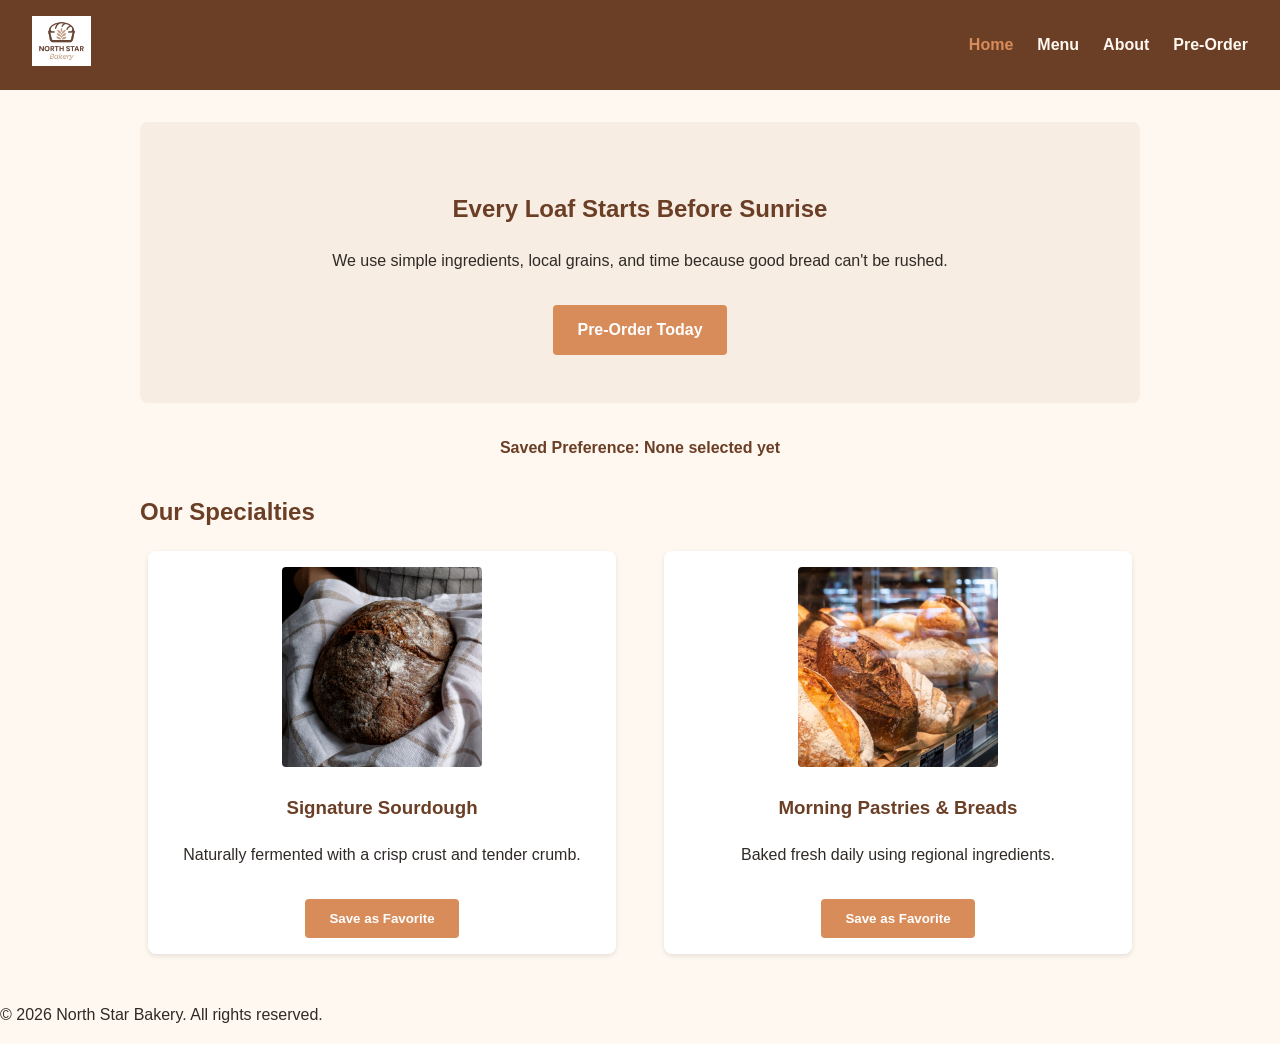
<file: index.html>
<!DOCTYPE html>
<html lang="en">
<head>
    <meta charset="UTF-8">
    <meta name="viewport" content="width=device-width, initial-scale=1.0">
    <title>North Star Bakery | Home</title>
    <link rel="stylesheet" href="css/style.css">
</head>
<body>
    <header>
        <div class="logo-container">
            <img src="images/bakery-logo_c.jpg" alt="North Star Bakery Logo">
        </div>
        <nav>
            <ul>
                <li><a href="index.html" class="active">Home</a></li>
                <li><a href="menu.html">Menu</a></li>
                <li><a href="about.html">About</a></li>
                <li><a href="contact.html">Pre-Order</a></li>
            </ul>
        </nav>
    </header>

    <main>
        <section class="hero">
            <h1>Every Loaf Starts Before Sunrise</h1>
            <p>We use simple ingredients, local grains, and time because good bread can't be rushed.</p>
            <a href="contact.html" class="btn">Pre-Order Today</a>
        </section>

        <!-- Interactive Storage Status Display -->
        <section class="preference-tracker" style="text-align: center; margin-bottom: 2rem;">
            <p id="favorite-status" style="font-weight: bold; color: var(--brown);">Saved Preference: None selected yet</p>
        </section>

        <section class="featured-products">
            <h2>Our Specialties</h2>
            <div class="product-grid">
                <div class="card">
                    <img src="images/bakery-signature-loaf_c.jpg" alt="Fresh artisan sourdough loaf">
                    <h3>Signature Sourdough</h3>
                    <p>Naturally fermented with a crisp crust and tender crumb.</p>
                    <button class="btn favorite-btn" data-item="sourdough">Save as Favorite</button>
                </div>
                <div class="card">
                    <img src="images/bakery-bread_c.jpg" alt="Assorted freshly baked breads">
                    <h3>Morning Pastries & Breads</h3>
                    <p>Baked fresh daily using regional ingredients.</p>
                    <button class="btn favorite-btn" data-item="pastries">Save as Favorite</button>
                </div>
            </div>
        </section>
    </main>

    <footer>
        <p>&copy; 2026 North Star Bakery. All rights reserved.</p>
    </footer>

    <script src="js/script.js" defer></script>
</body>
</html>
</file>
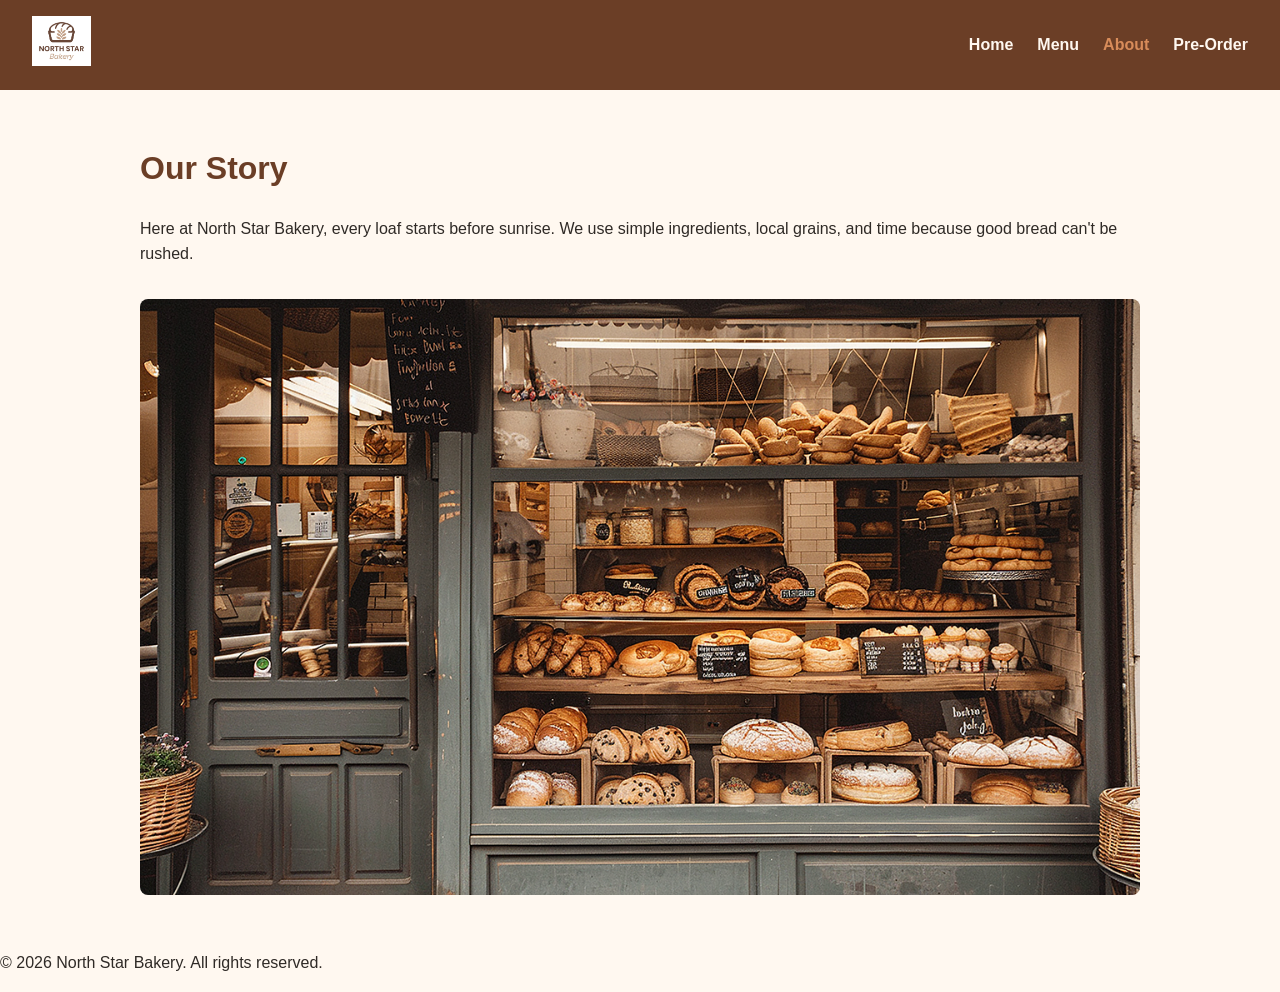
<file: about.html>
<!DOCTYPE html>
<html lang="en">
<head>
    <meta charset="UTF-8">
    <meta name="viewport" content="width=device-width, initial-scale=1.0">
    <title>North Star Bakery | About</title>
    <link rel="stylesheet" href="css/style.css">
</head>
<body>
    <header>
        <div class="logo-container">
            <img src="images/bakery-logo_c.jpg" alt="North Star Bakery Logo">
        </div>
        <nav>
            <ul>
                <li><a href="index.html">Home</a></li>
                <li><a href="menu.html">Menu</a></li>
                <li><a href="about.html" class="active">About</a></li>
                <li><a href="contact.html">Pre-Order</a></li>
            </ul>
        </nav>
    </header>

    <main class="about-content">
        <h1>Our Story</h1>
        <p>Here at North Star Bakery, every loaf starts before sunrise. We use simple ingredients, local grains, and time because good bread can't be rushed.</p>
        <img src="images/bakery-storefront_c.jpg" alt="North Star Bakery Storefront" style="max-width:100%; border-radius:8px; margin-top:1rem;">
    </main>

    <footer>
        <p>&copy; 2026 North Star Bakery. All rights reserved.</p>
    </footer>

    <script src="js/script.js" defer></script>
</body>
</html>
</file>
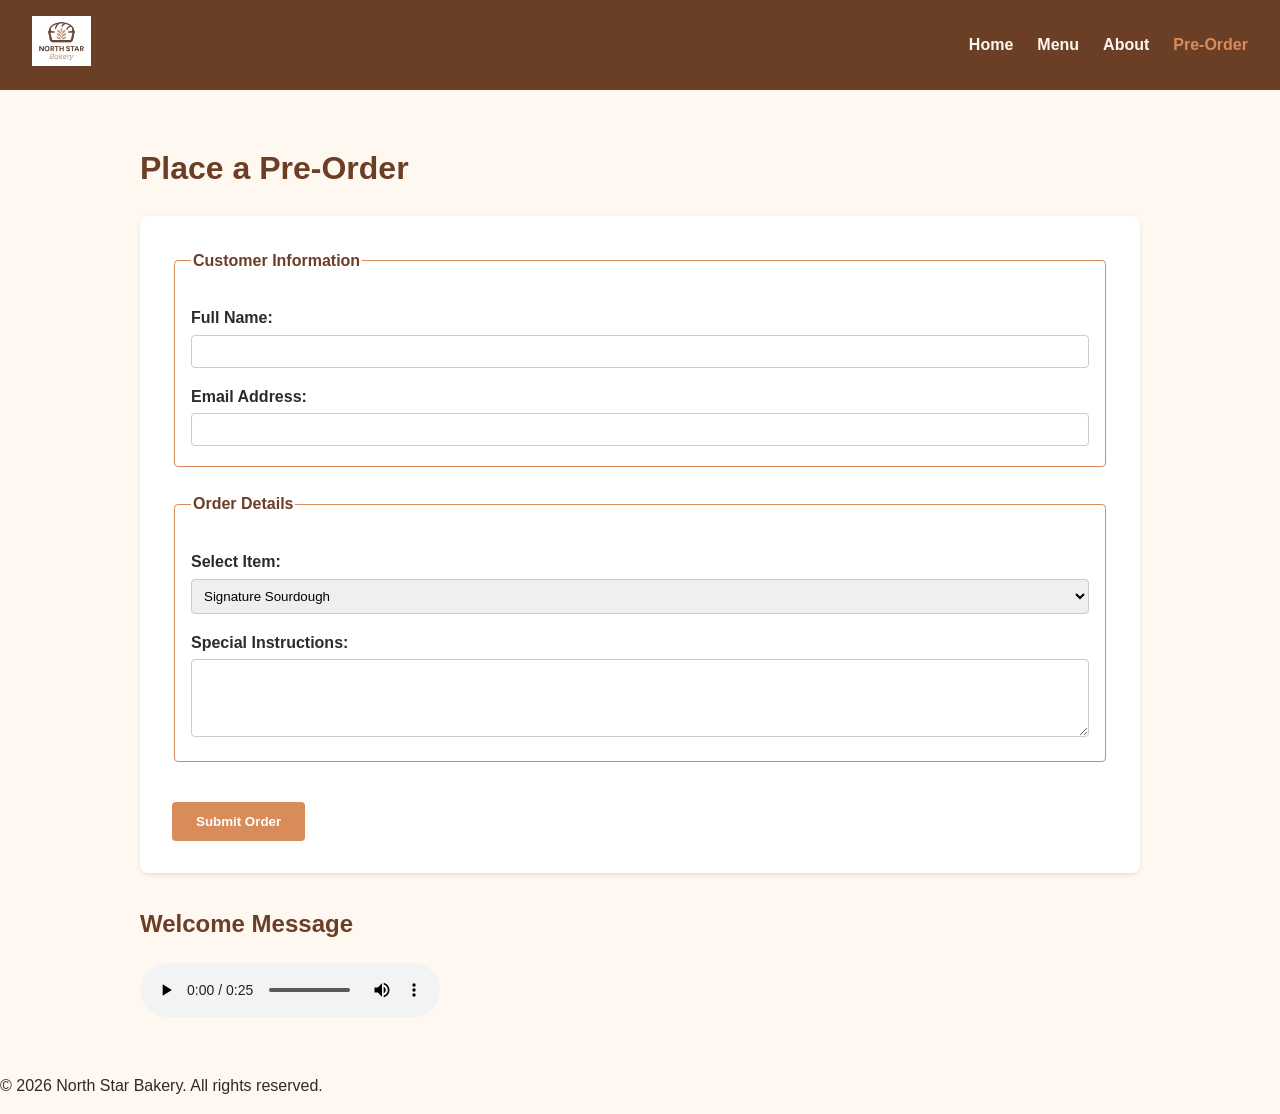
<file: contact.html>
<!DOCTYPE html>
<html lang="en">
<head>
    <meta charset="UTF-8">
    <meta name="viewport" content="width=device-width, initial-scale=1.0">
    <title>North Star Bakery | Pre-Order</title>
    <link rel="stylesheet" href="css/style.css">
</head>
<body>
    <header>
        <div class="logo-container">
            <img src="images/bakery-logo_c.jpg" alt="North Star Bakery Logo">
        </div>
        <nav>
            <ul>
                <li><a href="index.html">Home</a></li>
                <li><a href="menu.html">Menu</a></li>
                <li><a href="about.html">About</a></li>
                <li><a href="contact.html" class="active">Pre-Order</a></li>
            </ul>
        </nav>
    </header>

    <main>
        <h1>Place a Pre-Order</h1>
        <form id="preorder-form" novalidate>
            <fieldset>
                <legend>Customer Information</legend>
                
                <label for="name">Full Name:</label>
                <input type="text" id="name" name="name">
                <span id="name-error" class="error-text" style="color: #b33939; font-size: 0.85rem; display: block; margin-top: 0.25rem;"></span>

                <label for="email">Email Address:</label>
                <input type="email" id="email" name="email">
                <span id="email-error" class="error-text" style="color: #b33939; font-size: 0.85rem; display: block; margin-top: 0.25rem;"></span>
            </fieldset>

            <fieldset>
                <legend>Order Details</legend>
                <label for="item">Select Item:</label>
                <select id="item" name="item">
                    <option value="sourdough">Signature Sourdough</option>
                    <option value="cookies">Artisan Cookies</option>
                    <option value="pastries">Morning Bakes</option>
                </select>

                <label for="instructions">Special Instructions:</label>
                <textarea id="instructions" name="instructions" rows="4"></textarea>
            </fieldset>

            <button type="submit" class="btn">Submit Order</button>
        </form>

        <section class="audio-section" style="margin-top: 2rem;">
            <h2>Welcome Message</h2>
            <audio controls>
                <source src="images/bakery-welcome_c.mp3" type="audio/mpeg">
                Your browser does not support the audio element.
            </audio>
        </section>
    </main>

    <footer>
        <p>&copy; 2026 North Star Bakery. All rights reserved.</p>
    </footer>

    <script src="js/script.js" defer></script>
</body>
</html>
</file>
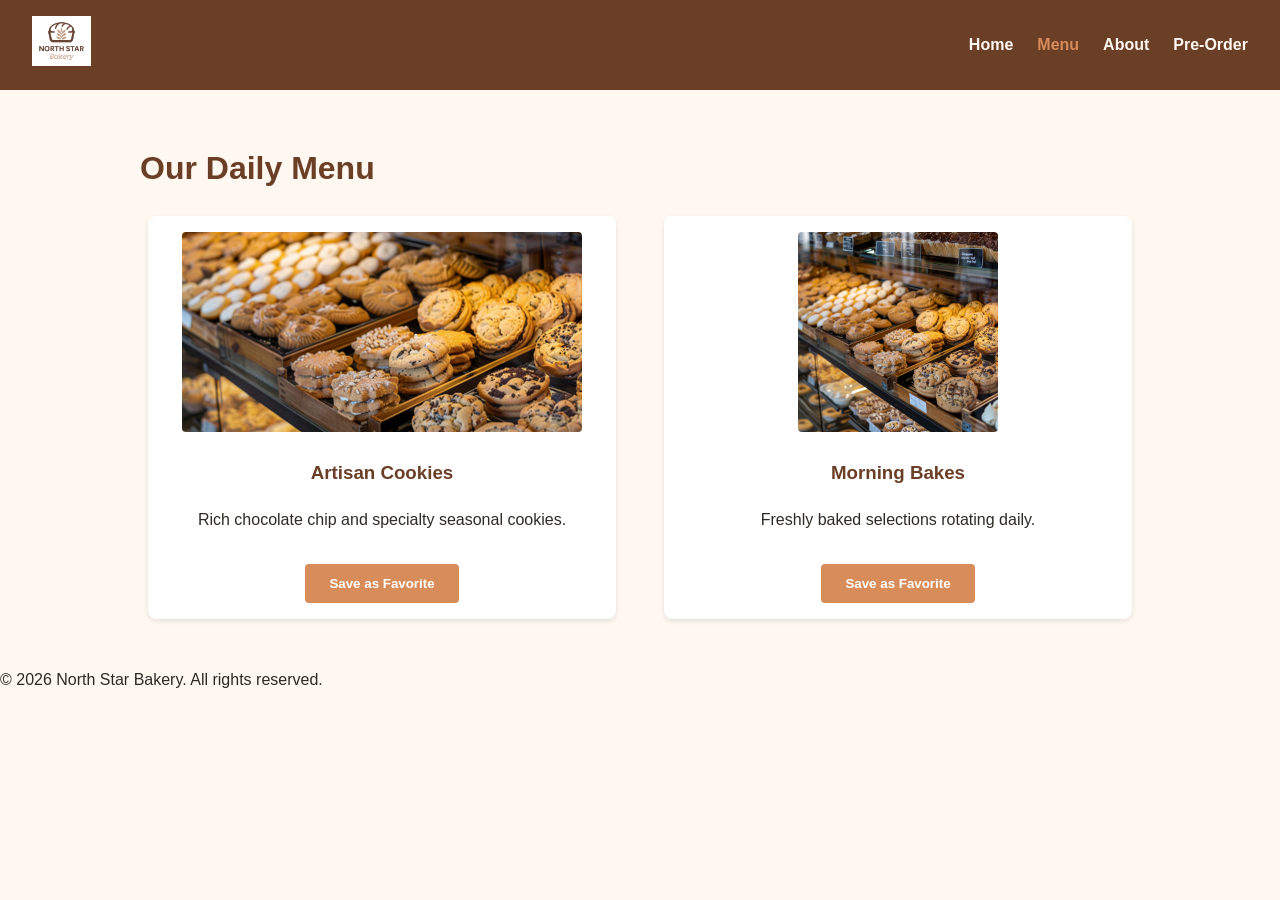
<file: menu.html>
<!DOCTYPE html>
<html lang="en">
<head>
    <meta charset="UTF-8">
    <meta name="viewport" content="width=device-width, initial-scale=1.0">
    <title>North Star Bakery | Menu</title>
    <link rel="stylesheet" href="css/style.css">
</head>
<body>
    <header>
        <div class="logo-container">
            <img src="images/bakery-logo_c.jpg" alt="North Star Bakery Logo">
        </div>
        <nav>
            <ul>
                <li><a href="index.html">Home</a></li>
                <li><a href="menu.html" class="active">Menu</a></li>
                <li><a href="about.html">About</a></li>
                <li><a href="contact.html">Pre-Order</a></li>
            </ul>
        </nav>
    </header>

    <main>
        <h1>Our Daily Menu</h1>
        <div class="product-grid">
            <div class="card">
                <img src="images/bakery-feature-large_c.jpg" alt="Assortment of cookies and baked goods">
                <h3>Artisan Cookies</h3>
                <p>Rich chocolate chip and specialty seasonal cookies.</p>
                <button class="btn favorite-btn" data-item="cookies">Save as Favorite</button>
            </div>
            <div class="card">
                <img src="images/bakery-feature-small_c.jpg" alt="Detailed view of fresh pastries">
                <h3>Morning Bakes</h3>
                <p>Freshly baked selections rotating daily.</p>
                <button class="btn favorite-btn" data-item="pastries">Save as Favorite</button>
            </div>
        </div>
    </main>

    <footer>
        <p>&copy; 2026 North Star Bakery. All rights reserved.</p>
    </footer>

    <script src="js/script.js" defer></script>
</body>
</html>
</file>
<file: css/style.css>
:root {
    --cream: #FFF8F0;
    --brown: #6B3E26;
    --peach: #D88C5A;
    --charcoal: #2F2A26;
}

body {
    font-family: 'Open Sans', sans-serif, Arial;
    background-color: var(--cream);
    color: var(--charcoal);
    margin: 0;
    padding: 0;
    line-height: 1.6;
}

header {
    background-color: var(--brown);
    color: var(--cream);
    display: flex;
    justify-content: space-between;
    align-items: center;
    padding: 1rem 2rem;
}

.logo-container img {
    height: 50px;
}

nav ul {
    list-style: none;
    display: flex;
    gap: 1.5rem;
    margin: 0;
    padding: 0;
}

nav a {
    color: var(--cream);
    text-decoration: none;
    font-weight: 600;
}

nav a.active, nav a:hover {
    color: var(--peach);
}

main {
    padding: 2rem;
    max-width: 1000px;
    margin: auto;
}

h1, h2, h3 {
    font-family: 'Poppins', sans-serif, Arial;
    color: var(--brown);
}

.hero {
    text-align: center;
    padding: 3rem 1rem;
    background-color: #f7ede2;
    border-radius: 8px;
    margin-bottom: 2rem;
}

.btn {
    display: inline-block;
    background-color: var(--peach);
    color: white;
    padding: 0.75rem 1.5rem;
    text-decoration: none;
    border: none;
    border-radius: 4px;
    font-weight: bold;
    margin-top: 1rem;
    cursor: pointer;
}

.btn:hover {
    background-color: var(--brown);
}

.product-grid {
    display: flex;
    flex-direction: column;
    gap: 2rem;
}

.card {
    background: white;
    padding: 1rem;
    border-radius: 8px;
    box-shadow: 0 2px 5px rgba(0,0,0,0.1);
    text-align: center;
}

.card img {
    max-width: 100%;
    height: 200px;
    object-fit: cover;
    border-radius: 4px;
}

form {
    background: white;
    padding: 2rem;
    border-radius: 8px;
    box-shadow: 0 2px 5px rgba(0,0,0,0.1);
}

fieldset {
    border: 1px solid var(--peach);
    border-radius: 4px;
    margin-bottom: 1.5rem;
    padding: 1rem;
}

legend {
    font-weight: bold;
    color: var(--brown);
}

label {
    display: block;
    margin-top: 1rem;
    font-weight: 600;
}

input, select, textarea {
    width: 100%;
    padding: 0.5rem;
    margin-top: 0.25rem;
    border: 1px solid #ccc;
    border-radius: 4px;
    box-sizing: border-box;
}

/* Media Query for Larger Screens (Responsive Layout) */
@media (min-width: 768px) {
    .product-grid {
        flex-direction: row;
        justify-content: space-between;
    }
    
    .card {
        flex: 1;
        margin: 0 0.5rem;
    }
}
</file>
